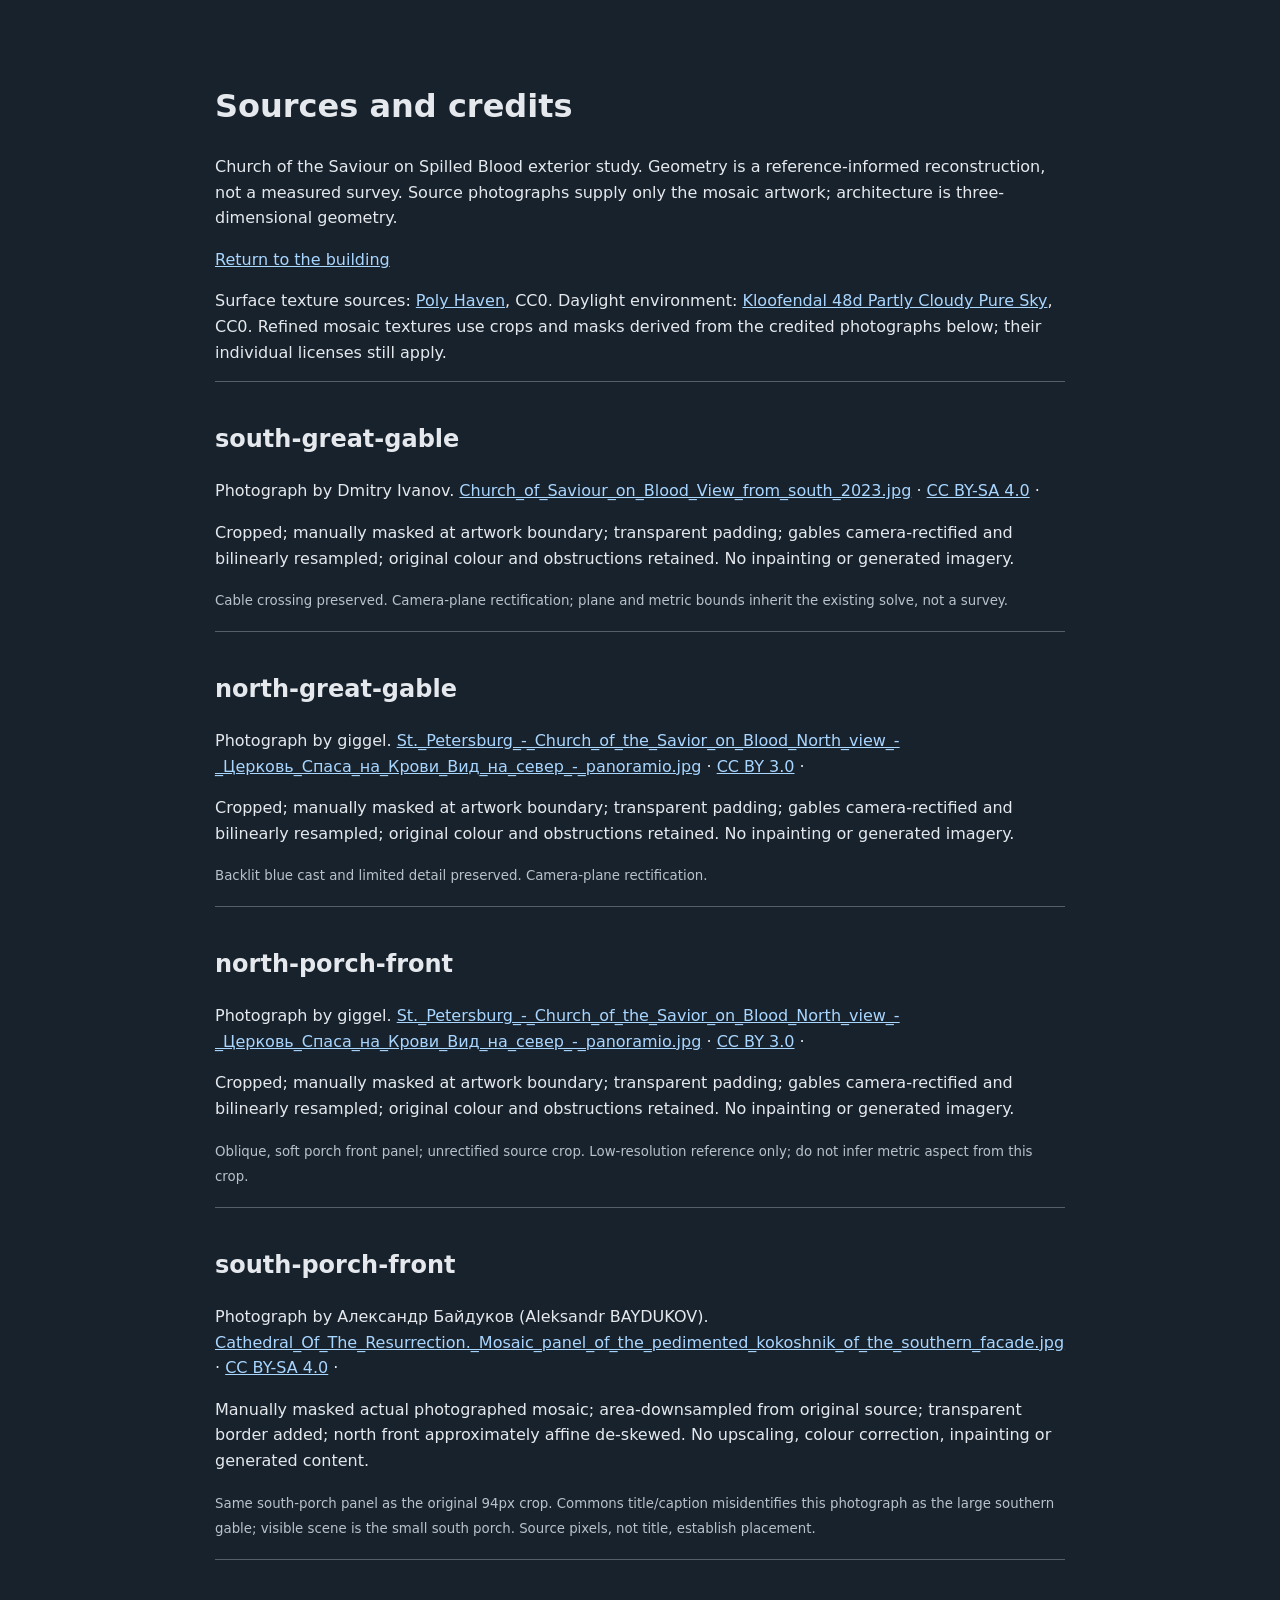
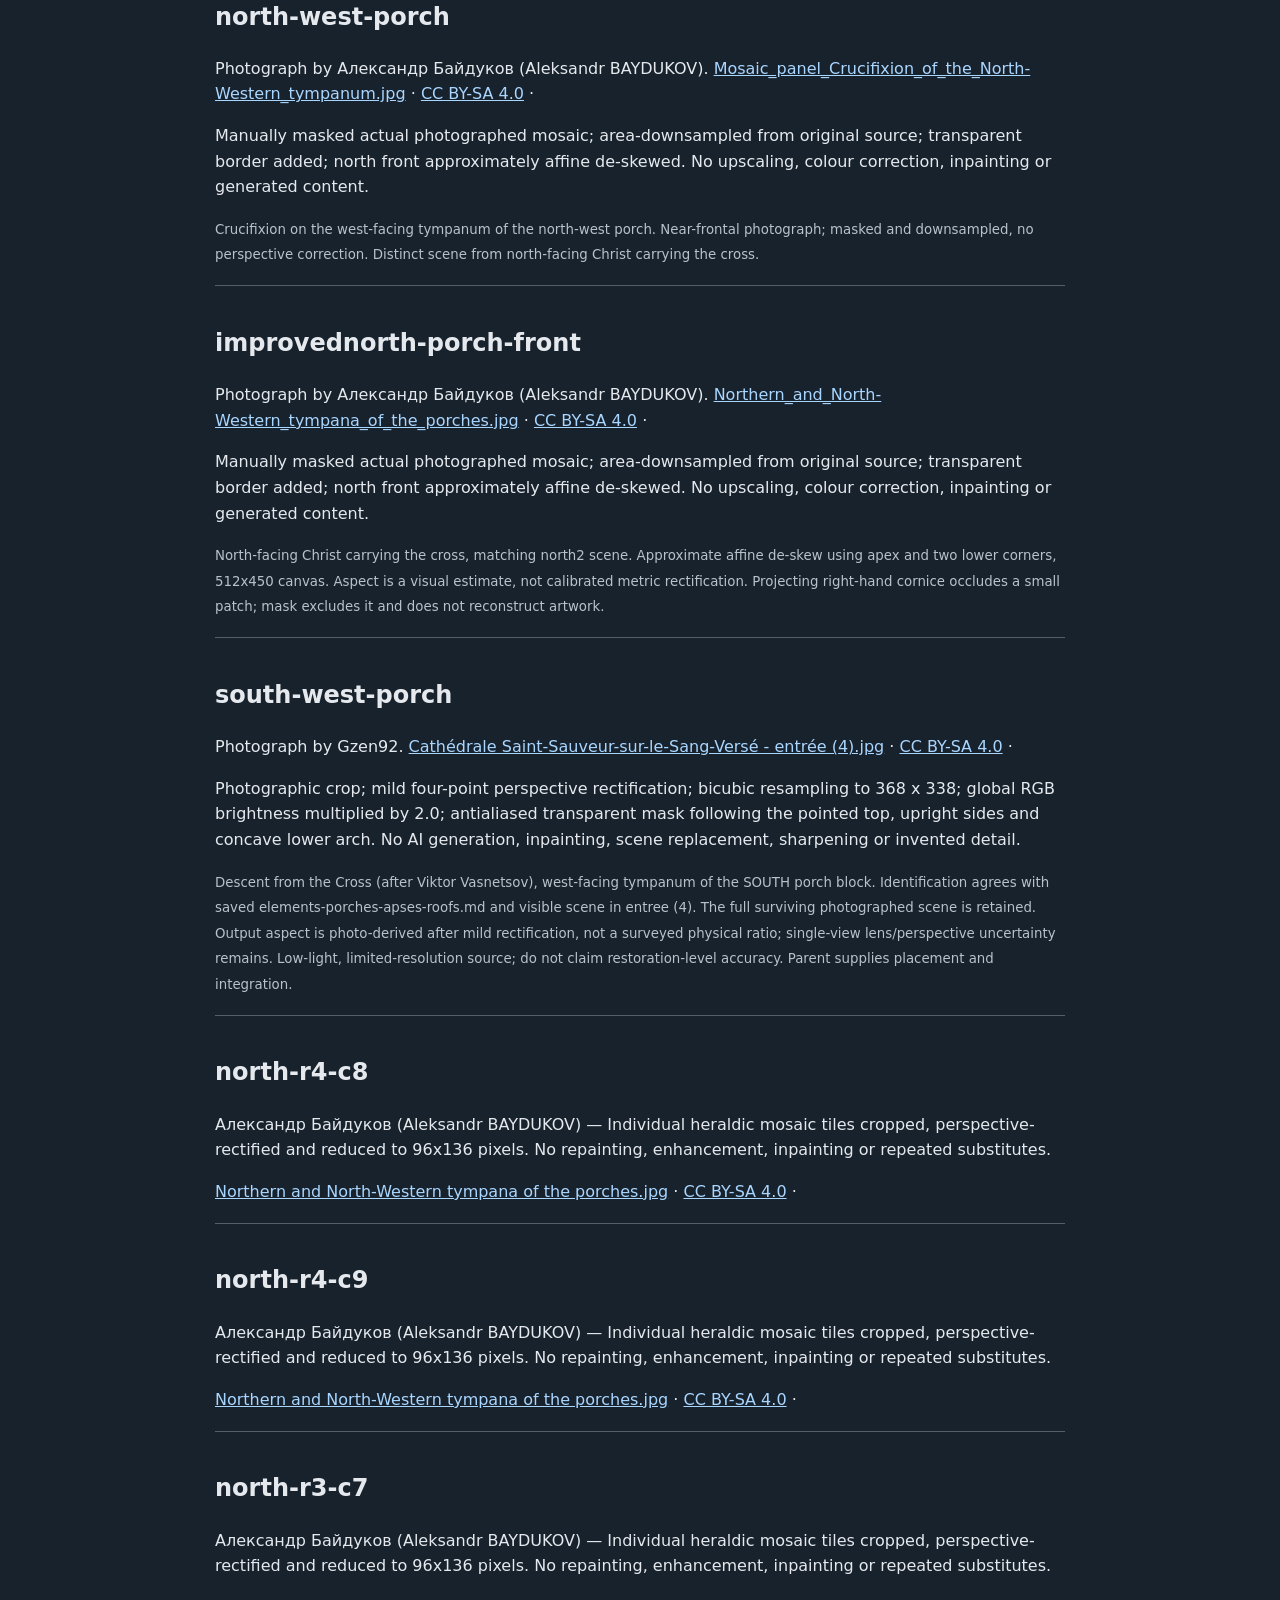
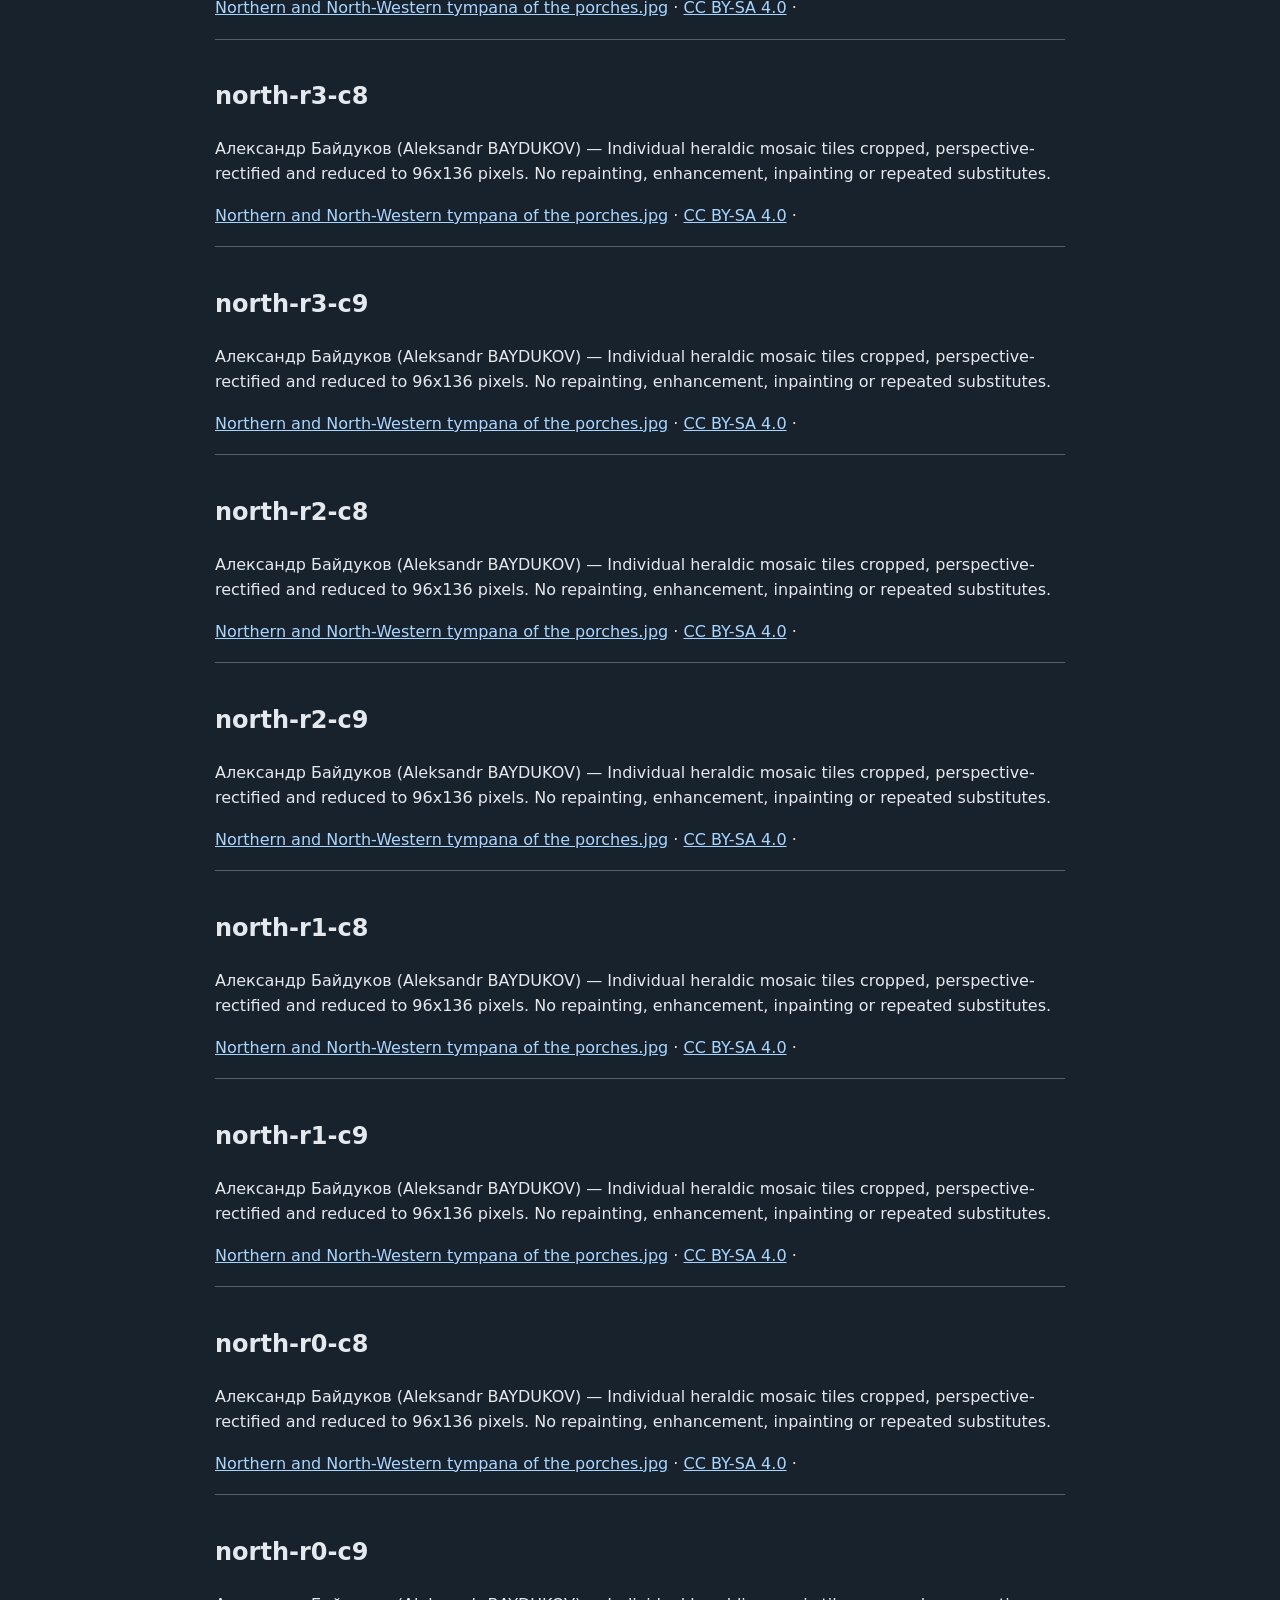
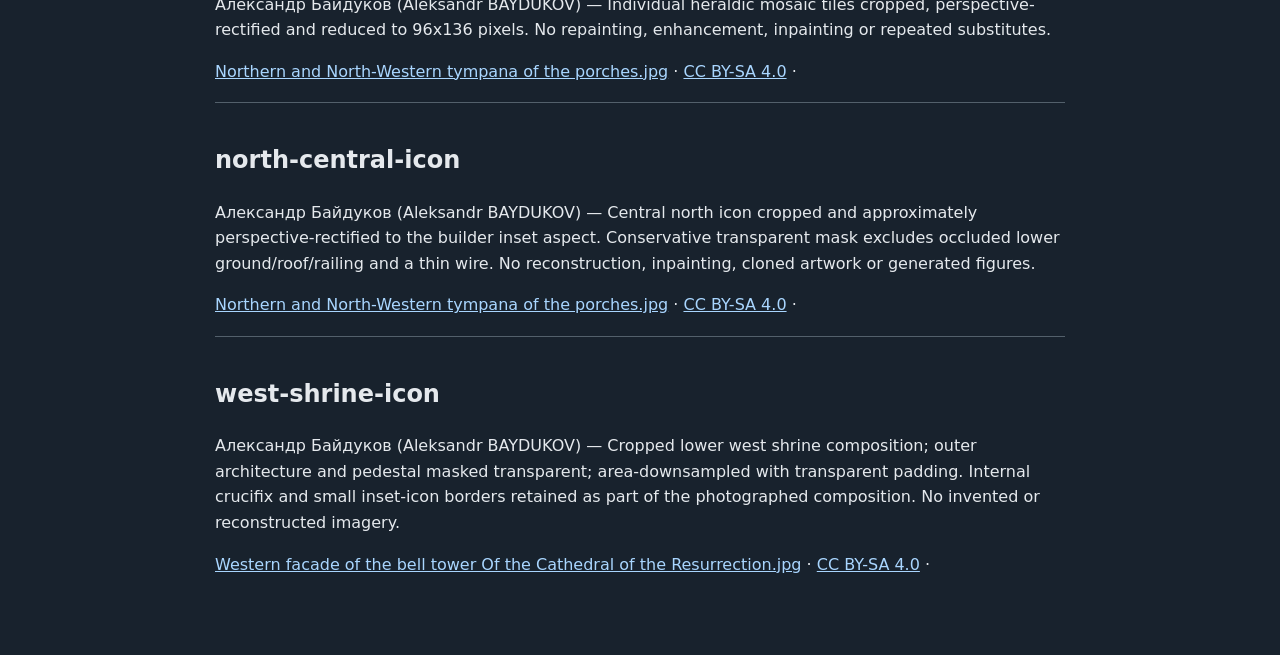
<file: spilled-blood/credits.html>
<!doctype html><meta charset="utf-8"><meta name="viewport" content="width=device-width,initial-scale=1"><title>Spilled Blood — sources and credits</title>
<style>body{font:16px/1.6 system-ui;background:#18222d;color:#e5e9ed;max-width:850px;margin:40px auto;padding:20px}a{color:#a9d6ff}section{padding:18px 0;border-top:1px solid #53606b}small{color:#b8c2ca}</style>
<h1>Sources and credits</h1><p>Church of the Saviour on Spilled Blood exterior study. Geometry is a reference-informed reconstruction, not a measured survey. Source photographs supply only the mosaic artwork; architecture is three-dimensional geometry.</p><a href="../index.html">Return to the building</a><p>Surface texture sources: <a href="https://polyhaven.com/">Poly Haven</a>, CC0. Daylight environment: <a href="https://polyhaven.com/a/kloofendal_48d_partly_cloudy_puresky">Kloofendal 48d Partly Cloudy Pure Sky</a>, CC0. Refined mosaic textures use crops and masks derived from the credited photographs below; their individual licenses still apply.</p><div id="credits"></div>
<script type="module">
const data=await fetch('../assets/spilled-blood/artwork/mapping.json').then(r=>r.json());
data.panels.push(await fetch('../assets/spilled-blood/porch-southwest/metadata.json').then(r=>r.json()));
for(const p of data.panels){const el=document.createElement('section'),h=document.createElement('h2');h.textContent=p.id;el.append(h);const c=p.credit;
const line=document.createElement('p');line.textContent=`Photograph by ${c.author}. `;
for(const [text,url] of [[c.file,c.source_url],[c.license,c.license_url]]){const a=document.createElement('a');a.textContent=text;a.href=url;line.append(a,document.createTextNode(' · '));}
el.append(line);const note=document.createElement('p');note.textContent=p.modifications;el.append(note);const resolution=document.createElement('small');resolution.textContent=p.note||'Source-derived image; no generated figures.';el.append(resolution);document.querySelector('#credits').append(el);}
const heraldry=await fetch('../assets/spilled-blood/heraldry/mapping.json').then(r=>r.json());
for(const panel of heraldry.panels){
const section=document.createElement('section'),heading=document.createElement('h2');heading.textContent=panel.id;section.append(heading);
const source=panel.credit||heraldry.source,p=document.createElement('p');p.textContent=source.author+' — '+source.modifications;section.append(p);
for(const [label,url] of [[source.title,source.source_url],[source.license,source.license_url]]){const a=document.createElement('a');a.textContent=label;a.href=url;section.append(a,document.createTextNode(' · '));}
document.querySelector('#credits').append(section);
}
</script>
</file>
